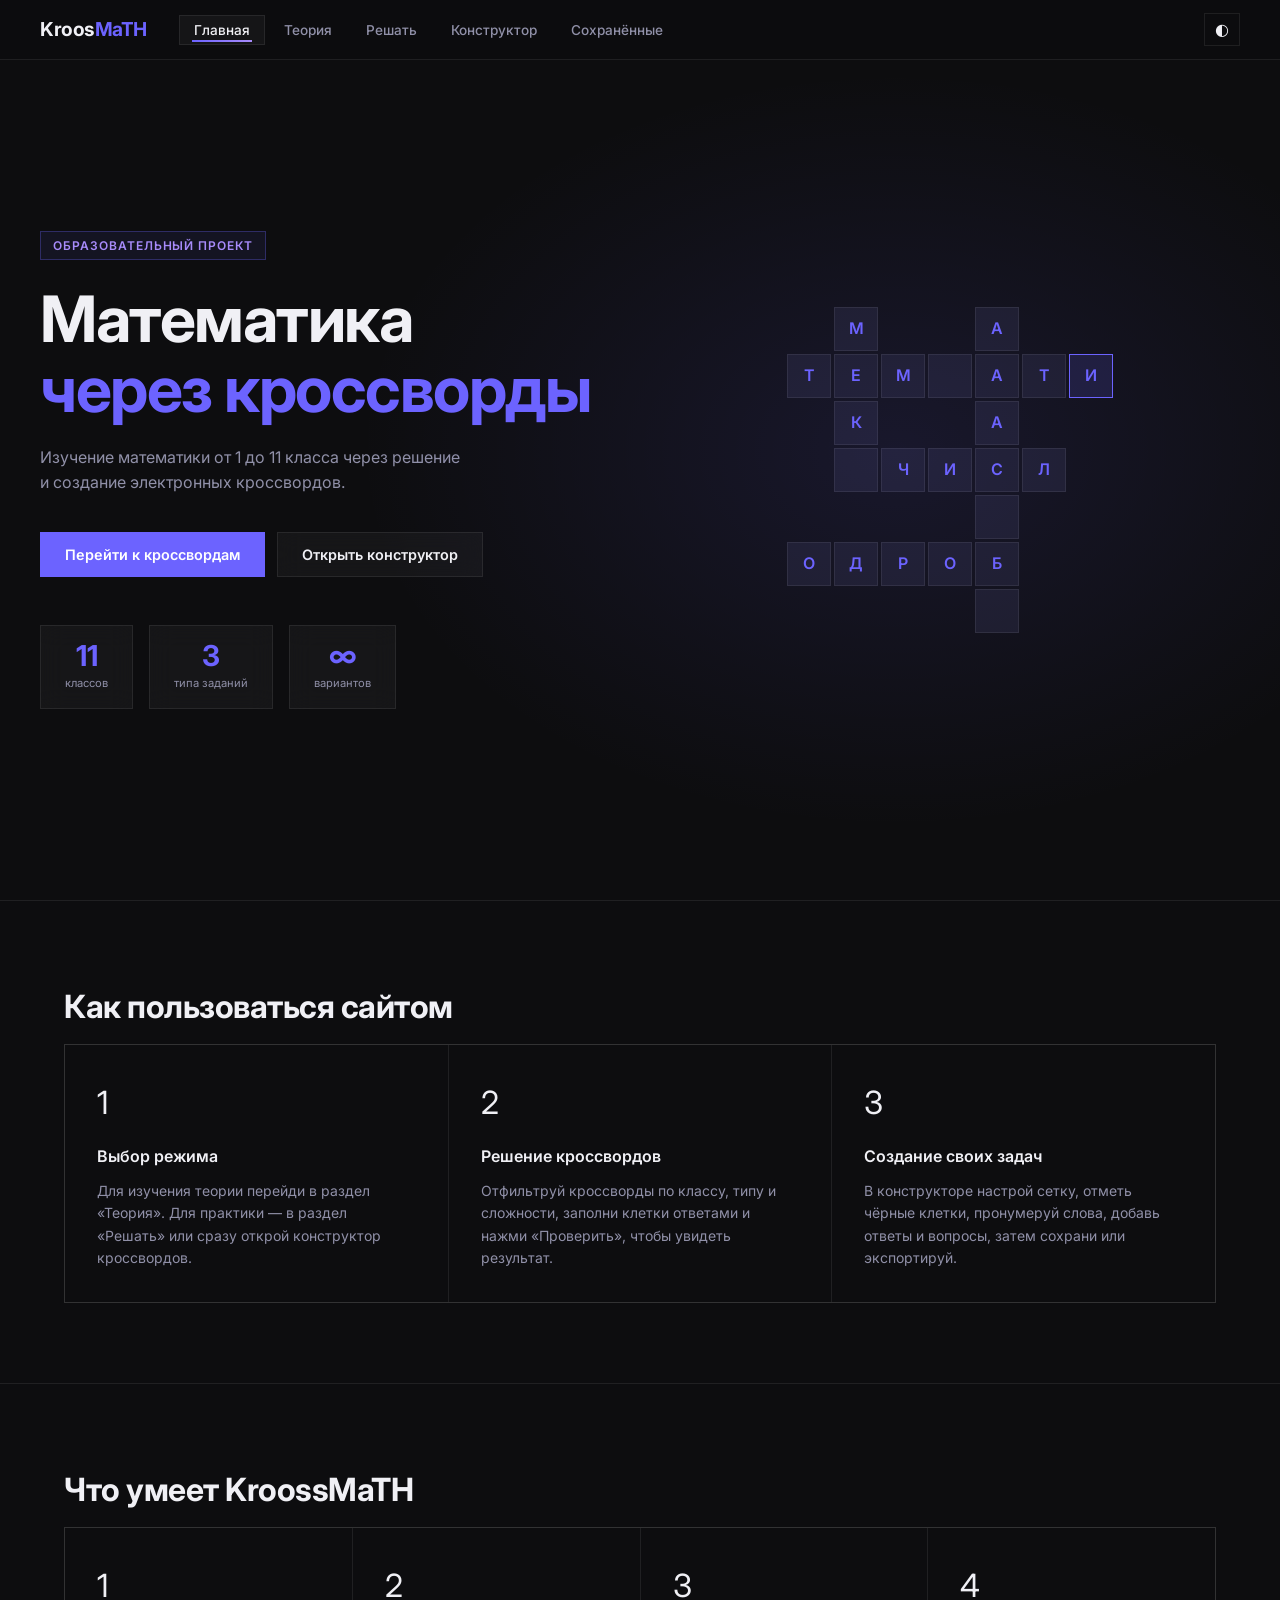
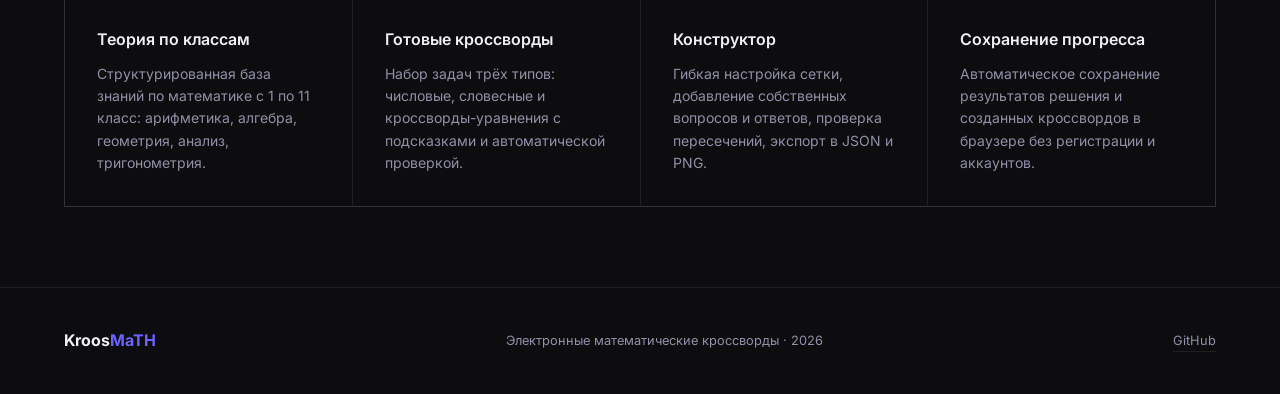
<file: index.html>
<!DOCTYPE html>
<html lang="ru">
<head>
  <meta charset="UTF-8" />
  <meta name="viewport" content="width=device-width, initial-scale=1.0" />
  <title>KroossMaTH — Электронные математические кроссворды</title>
  <link rel="stylesheet" href="style.css" />
  <link rel="stylesheet" href="animations.css" />
  <link rel="preconnect" href="https://fonts.googleapis.com" />
  <link href="https://fonts.googleapis.com/css2?family=Inter:wght@300;400;500;600;700&display=swap" rel="stylesheet" />
</head>
<body>

  <!-- NAV -->
  <nav class="navbar" id="navbar">
    <div class="nav-logo">Kroos<span>MaTH</span></div>
    <ul class="nav-links">
      <li><a href="index.html" class="nav-link active">Главная</a></li>
      <li><a href="theory.html" class="nav-link">Теория</a></li>
      <li><a href="play.html#play" class="nav-link">Решать</a></li>
      <li><a href="play.html#constructor" class="nav-link">Конструктор</a></li>
      <li><a href="play.html#saved" class="nav-link">Сохранённые</a></li>
    </ul>
    <button class="theme-toggle" id="themeToggle" title="Сменить тему">◐</button>
  </nav>

  <!-- HERO -->
  <section class="hero" id="home">
    <div class="hero-bg"></div>
    <div class="hero-content">
      <div class="hero-badge">Образовательный проект</div>
      <h1 class="hero-title">Математика<br /><span>через кроссворды</span></h1>
      <p class="hero-subtitle">Изучение математики от 1 до 11 класса через решение и создание электронных кроссвордов.</p>
      <div class="hero-actions">
        <a href="play.html#play" class="btn btn-primary">Перейти к кроссвордам</a>
        <a href="play.html#constructor" class="btn btn-ghost">Открыть конструктор</a>
      </div>
      <div class="hero-stats">
        <div class="stat-card"><span class="stat-num">11</span><span class="stat-label">классов</span></div>
        <div class="stat-card"><span class="stat-num">3</span><span class="stat-label">типа заданий</span></div>
        <div class="stat-card"><span class="stat-num">∞</span><span class="stat-label">вариантов</span></div>
      </div>
    </div>
    <div class="hero-visual">
      <div class="crossword-preview" id="heroCrossword"></div>
    </div>
  </section>

  <!-- HOWTO -->
  <section class="features" id="howto">
    <div class="container">
      <h2 class="section-title">Как пользоваться сайтом</h2>
      <div class="features-grid">
        <div class="feature-card">
          <div class="feature-icon">1</div>
          <h3>Выбор режима</h3>
          <p>Для изучения теории перейди в раздел «Теория». Для практики — в раздел «Решать» или сразу открой конструктор кроссвордов.</p>
        </div>
        <div class="feature-card">
          <div class="feature-icon">2</div>
          <h3>Решение кроссвордов</h3>
          <p>Отфильтруй кроссворды по классу, типу и сложности, заполни клетки ответами и нажми «Проверить», чтобы увидеть результат.</p>
        </div>
        <div class="feature-card">
          <div class="feature-icon">3</div>
          <h3>Создание своих задач</h3>
          <p>В конструкторе настрой сетку, отметь чёрные клетки, пронумеруй слова, добавь ответы и вопросы, затем сохрани или экспортируй.</p>
        </div>
      </div>
    </div>
  </section>

  <!-- FEATURES (общие преимущества) -->
  <section class="features" id="features">
    <div class="container">
      <h2 class="section-title">Что умеет KroossMaTH</h2>
      <div class="features-grid">
        <div class="feature-card">
          <div class="feature-icon">1</div>
          <h3>Теория по классам</h3>
          <p>Структурированная база знаний по математике с 1 по 11 класс: арифметика, алгебра, геометрия, анализ, тригонометрия.</p>
        </div>
        <div class="feature-card">
          <div class="feature-icon">2</div>
          <h3>Готовые кроссворды</h3>
          <p>Набор задач трёх типов: числовые, словесные и кроссворды-уравнения с подсказками и автоматической проверкой.</p>
        </div>
        <div class="feature-card">
          <div class="feature-icon">3</div>
          <h3>Конструктор</h3>
          <p>Гибкая настройка сетки, добавление собственных вопросов и ответов, проверка пересечений, экспорт в JSON и PNG.</p>
        </div>
        <div class="feature-card">
          <div class="feature-icon">4</div>
          <h3>Сохранение прогресса</h3>
          <p>Автоматическое сохранение результатов решения и созданных кроссвордов в браузере без регистрации и аккаунтов.</p>
        </div>
      </div>
    </div>
  </section>

  <!-- FOOTER -->
  <footer class="footer">
    <div class="container">
      <div class="footer-logo">Kroos<span>MaTH</span></div>
      <p>Электронные математические кроссворды · 2026</p>
      <a href="https://github.com/paranoid-rpm/KroossMaTH" target="_blank">GitHub</a>
    </div>
  </footer>

  <script src="data.js"></script>
  <script src="theory.js"></script>
  <script src="app.js"></script>
  <script src="constructor.js"></script>

</body>
</html>
</file>
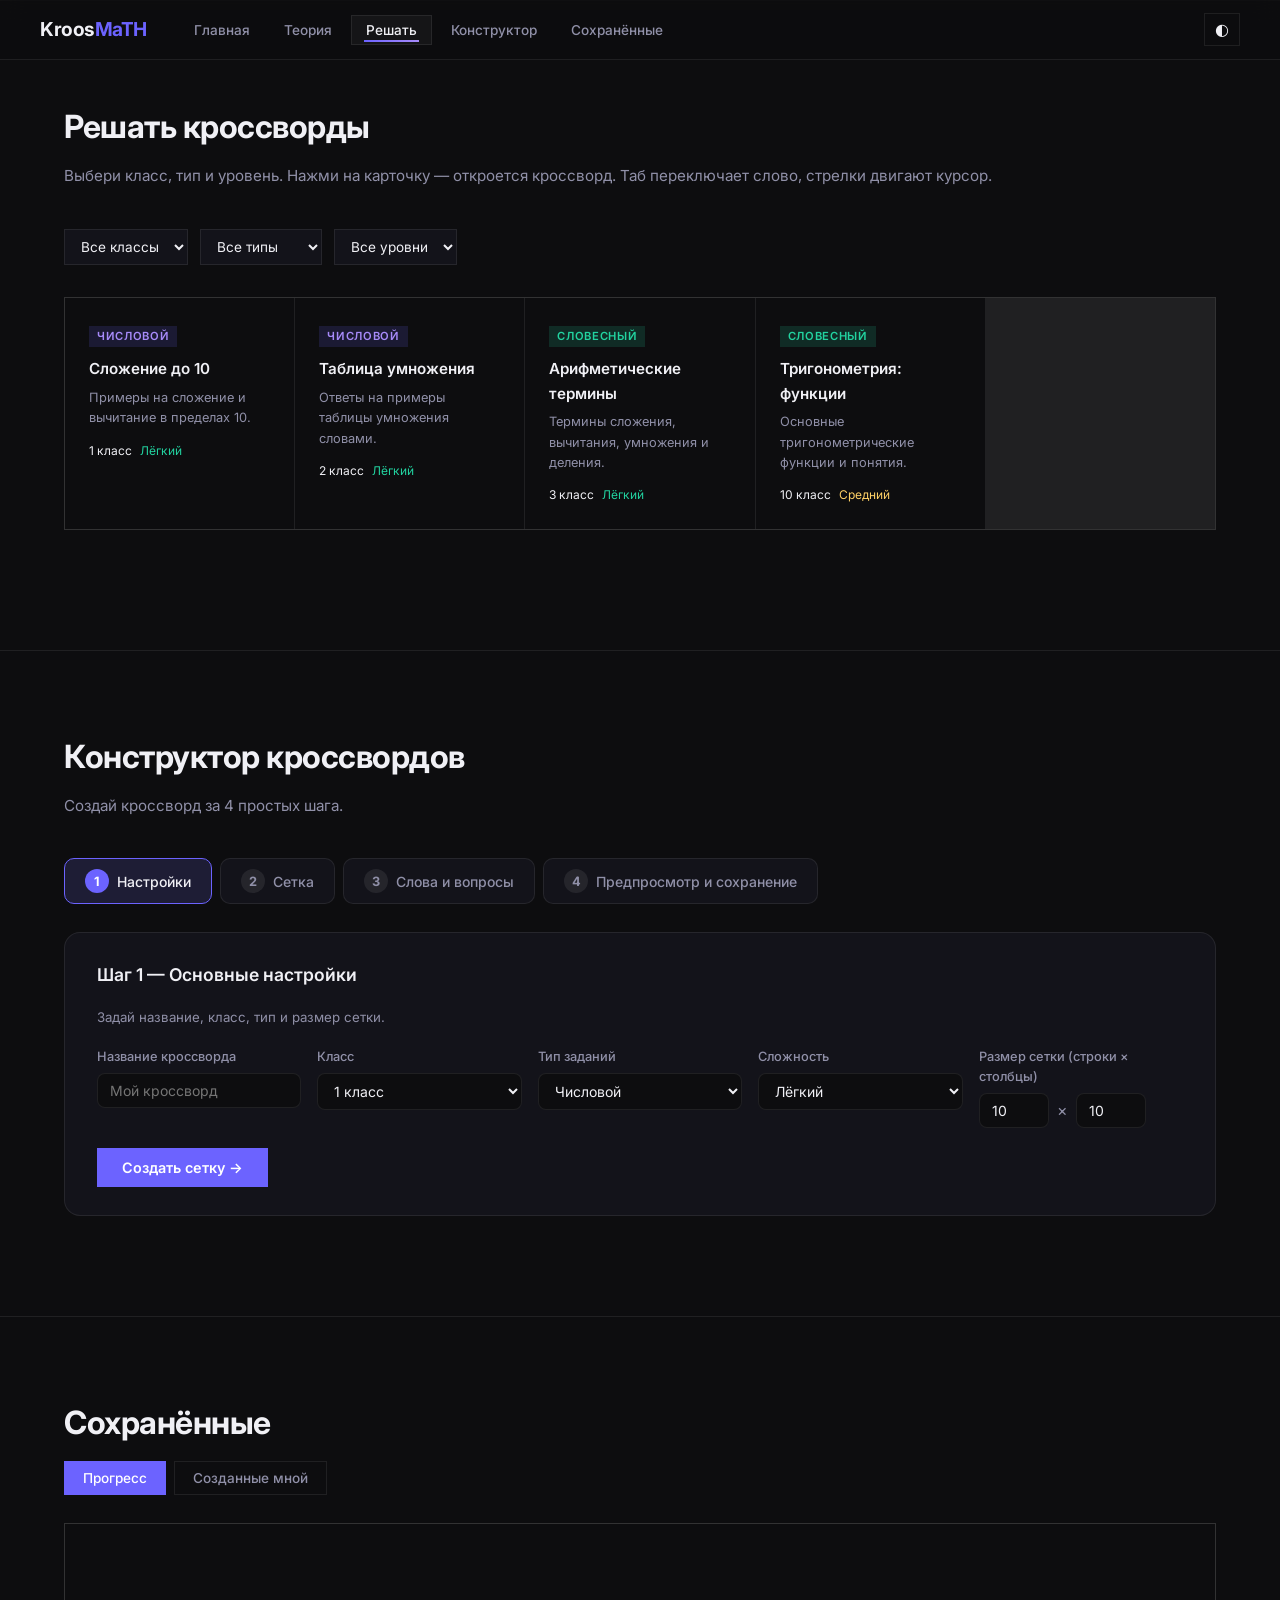
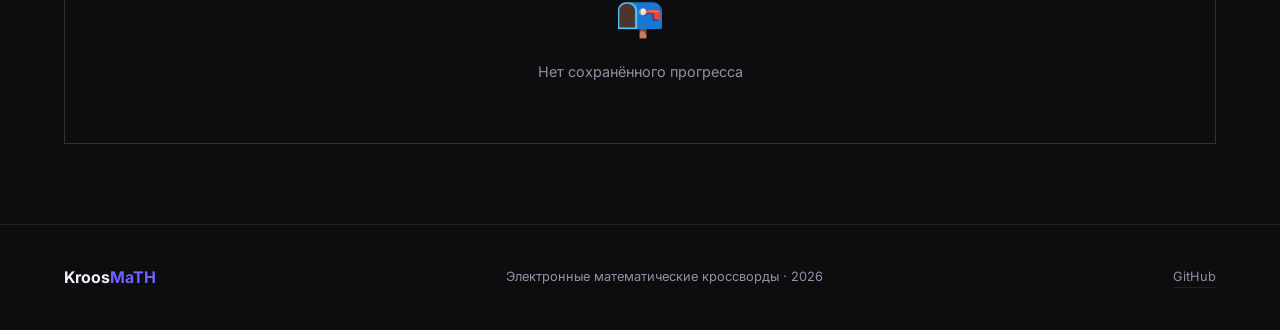
<file: play.html>
<!DOCTYPE html>
<html lang="ru">
<head>
  <meta charset="UTF-8" />
  <meta name="viewport" content="width=device-width, initial-scale=1.0" />
  <title>KroossMaTH — Кроссворды и конструктор</title>
  <link rel="stylesheet" href="style.css" />
  <link rel="stylesheet" href="animations.css" />
  <link rel="preconnect" href="https://fonts.googleapis.com" />
  <link href="https://fonts.googleapis.com/css2?family=Inter:wght@300;400;500;600;700&display=swap" rel="stylesheet" />
  <style>
    /* ===== КОНСТРУКТОР — БЛОЧНЫЙ СТИЛЬ ===== */
    .cons-steps {
      display: flex;
      gap: 8px;
      margin-bottom: 28px;
      flex-wrap: wrap;
    }
    .cons-step-btn {
      display: flex;
      align-items: center;
      gap: 8px;
      padding: 10px 20px;
      border-radius: 10px;
      border: 1.5px solid var(--border);
      background: var(--bg2);
      color: var(--text2);
      font-size: 0.875rem;
      font-weight: 500;
      cursor: pointer;
      transition: all .2s;
      font-family: inherit;
    }
    .cons-step-btn .step-num {
      width: 24px; height: 24px;
      border-radius: 50%;
      background: var(--border);
      color: var(--text2);
      display: flex; align-items: center; justify-content: center;
      font-size: 0.8rem;
      font-weight: 700;
      flex-shrink: 0;
      transition: all .2s;
    }
    .cons-step-btn.active {
      border-color: var(--accent);
      color: var(--text);
      background: color-mix(in srgb, var(--accent) 12%, var(--bg2));
    }
    .cons-step-btn.active .step-num {
      background: var(--accent);
      color: #fff;
    }
    .cons-step-btn.done .step-num {
      background: var(--green);
      color: #fff;
    }
    .cons-step-btn.done {
      border-color: var(--green);
      color: var(--text2);
    }

    /* Блоки шагов */
    .cons-block {
      background: var(--bg2);
      border: 1px solid var(--border);
      border-radius: 16px;
      padding: 28px 32px;
      margin-bottom: 20px;
    }
    .cons-block h3 {
      font-size: 1.1rem;
      font-weight: 600;
      margin-bottom: 18px;
      color: var(--text);
    }
    .cons-block p.cons-hint {
      font-size: 0.83rem;
      color: var(--text2);
      margin-bottom: 18px;
      line-height: 1.6;
    }

    /* Настройки шаг 1 */
    .cons-settings-grid {
      display: grid;
      grid-template-columns: repeat(auto-fill, minmax(200px, 1fr));
      gap: 16px;
      margin-bottom: 20px;
    }
    .cons-field label {
      display: block;
      font-size: 0.8rem;
      color: var(--text2);
      margin-bottom: 6px;
      font-weight: 500;
    }
    .cons-field input,
    .cons-field select {
      width: 100%;
      padding: 8px 12px;
      background: var(--bg);
      border: 1px solid var(--border);
      border-radius: 8px;
      color: var(--text);
      font-family: inherit;
      font-size: 0.875rem;
      box-sizing: border-box;
    }
    .grid-size-row {
      display: flex;
      align-items: center;
      gap: 8px;
    }
    .grid-size-row input { width: 70px; }
    .grid-size-row span { color: var(--text2); }

    /* Пресеты */
    .preset-btns {
      display: flex;
      gap: 8px;
      flex-wrap: wrap;
      margin-bottom: 20px;
    }
    .preset-btn {
      padding: 6px 14px;
      border-radius: 8px;
      border: 1px solid var(--border);
      background: var(--bg);
      color: var(--text2);
      font-size: 0.78rem;
      cursor: pointer;
      font-family: inherit;
      transition: all .15s;
    }
    .preset-btn:hover { border-color: var(--accent); color: var(--accent); }

    /* Кнопки навигации шагов */
    .cons-nav-btns {
      display: flex;
      gap: 10px;
      margin-top: 20px;
      flex-wrap: wrap;
    }

    /* Сетка конструктора */
    .constructor-grid {
      display: inline-grid;
      gap: 2px;
      cursor: crosshair;
      user-select: none;
      margin-top: 12px;
    }
    .cons-cell {
      width: 36px; height: 36px;
      border-radius: 4px;
      background: var(--bg);
      border: 1px solid var(--border);
      display: flex; align-items: center; justify-content: center;
      position: relative;
      cursor: pointer;
      transition: background .1s;
      box-sizing: border-box;
    }
    .cons-cell:hover:not(.black) { background: color-mix(in srgb, var(--accent) 14%, var(--bg)); border-color: var(--accent); }
    .cons-cell.black {
      background: var(--bg3, #1a1a2e);
      border-color: transparent;
      cursor: pointer;
    }
    [data-theme="light"] .cons-cell.black { background: #ccc; }
    .cons-num {
      position: absolute;
      top: 2px; left: 3px;
      font-size: 9px;
      font-weight: 700;
      color: var(--accent);
      line-height: 1;
    }
    .cons-letter {
      font-size: 15px;
      font-weight: 700;
      color: var(--text);
      line-height: 1;
      margin-top: 4px;
    }
    .cons-cell.preview { cursor: default; }

    /* Редактор слов (шаг 3) */
    .clue-group-header {
      font-size: 0.82rem;
      font-weight: 700;
      color: var(--accent);
      text-transform: uppercase;
      letter-spacing: .06em;
      margin: 18px 0 10px;
      padding-bottom: 6px;
      border-bottom: 1px solid var(--border);
    }
    .clue-editor {
      background: var(--bg);
      border: 1px solid var(--border);
      border-radius: 10px;
      padding: 14px 16px;
      margin-bottom: 10px;
      display: flex;
      flex-direction: column;
      gap: 8px;
    }
    .clue-editor-header {
      display: flex;
      align-items: center;
      gap: 8px;
    }
    .clue-num-badge {
      background: var(--accent);
      color: #fff;
      border-radius: 6px;
      padding: 2px 8px;
      font-size: 0.78rem;
      font-weight: 700;
      letter-spacing: .03em;
      flex-shrink: 0;
    }
    .clue-len-hint {
      font-size: 0.78rem;
      color: var(--text2);
    }
    .clue-answer-input,
    .clue-question-input {
      width: 100%;
      padding: 8px 12px;
      background: var(--bg2);
      border: 1px solid var(--border);
      border-radius: 8px;
      color: var(--text);
      font-family: 'Inter', monospace;
      font-size: 0.9rem;
      box-sizing: border-box;
      transition: border-color .15s;
    }
    .clue-answer-input:focus,
    .clue-question-input:focus {
      border-color: var(--accent);
      outline: none;
    }
    .clue-answer-input {
      font-weight: 700;
      letter-spacing: .12em;
      text-transform: uppercase;
    }
    .cons-empty-words {
      padding: 20px;
      color: var(--text2);
      font-size: 0.875rem;
      background: var(--bg);
      border-radius: 10px;
      border: 1px dashed var(--border);
      line-height: 1.7;
    }

    /* Предпросмотр (шаг 4) */
    .cons-preview-layout {
      display: flex;
      gap: 24px;
      flex-wrap: wrap;
      align-items: flex-start;
    }
    .preview-clue {
      font-size: 0.83rem;
      color: var(--text2);
      padding: 4px 0;
      line-height: 1.5;
    }
    .preview-clue b { color: var(--accent); }
    .cons-export-btns {
      display: flex;
      gap: 10px;
      flex-wrap: wrap;
      margin-top: 24px;
      padding-top: 20px;
      border-top: 1px solid var(--border);
    }

    /* Баннер результата игры */
    .result-banner {
      margin-top: 16px;
      padding: 14px 20px;
      border-radius: 12px;
      font-size: 0.95rem;
      font-weight: 500;
      border: 1.5px solid var(--border);
    }
    .result-success { border-color: var(--green); color: var(--green); background: color-mix(in srgb, var(--green) 8%, transparent); }
    .result-warn    { border-color: var(--yellow); color: var(--yellow); background: color-mix(in srgb, var(--yellow) 8%, transparent); }
    .result-error   { border-color: var(--red);    color: var(--red);    background: color-mix(in srgb, var(--red) 8%, transparent); }

    /* Активная ячейка игрового кроссворда */
    .grid-cell.highlighted input { background: color-mix(in srgb, var(--accent) 18%, var(--bg2)); }
    .grid-cell.active-cell input { background: color-mix(in srgb, var(--accent) 38%, var(--bg2)); border-color: var(--accent); }
  </style>
</head>
<body>

  <nav class="navbar" id="navbar">
    <div class="nav-logo">Kroos<span>MaTH</span></div>
    <ul class="nav-links">
      <li><a href="index.html" class="nav-link">Главная</a></li>
      <li><a href="theory.html" class="nav-link">Теория</a></li>
      <li><a href="play.html#play" class="nav-link active">Решать</a></li>
      <li><a href="play.html#constructor" class="nav-link">Конструктор</a></li>
      <li><a href="play.html#saved" class="nav-link">Сохранённые</a></li>
    </ul>
    <button class="theme-toggle" id="themeToggle" title="Сменить тему">◐</button>
  </nav>

  <!-- PLAY -->
  <section class="play-section" id="play" style="padding-top:100px">
    <div class="container">
      <h2 class="section-title">Решать кроссворды</h2>
      <p class="section-subtitle">Выбери класс, тип и уровень. Нажми на карточку — откроется кроссворд. Таб переключает слово, стрелки двигают курсор.</p>
      <div class="play-filters">
        <select id="playClass"><option value="">Все классы</option></select>
        <select id="playType">
          <option value="">Все типы</option>
          <option value="numeric">Числовой</option>
          <option value="word">Словесный</option>
          <option value="equation">Уравнения</option>
        </select>
        <select id="playDiff">
          <option value="">Все уровни</option>
          <option value="easy">Лёгкий</option>
          <option value="medium">Средний</option>
          <option value="hard">Сложный</option>
        </select>
      </div>
      <div class="crosswords-grid" id="crosswordsGrid"></div>
      <div class="game-area" id="gameArea" style="display:none">
        <div class="game-header">
          <button class="btn btn-ghost" id="backBtn">← К списку</button>
          <h3 id="gameTitle"></h3>
          <div class="game-actions">
            <button class="btn btn-ghost" id="checkBtn">✔ Проверить</button>
            <button class="btn btn-ghost" id="hintBtn">💡 Подсказка</button>
            <button class="btn btn-ghost" id="resetBtn">↺ Сброс</button>
          </div>
        </div>
        <div class="game-layout">
          <div class="crossword-grid" id="crosswordGrid"></div>
          <div class="clues-panel">
            <div class="clues-col">
              <h4>→ По горизонтали</h4>
              <div id="cluesAcross"></div>
            </div>
            <div class="clues-col">
              <h4>↓ По вертикали</h4>
              <div id="cluesDown"></div>
            </div>
          </div>
        </div>
        <div class="result-banner" id="resultBanner" style="display:none"></div>
      </div>
    </div>
  </section>

  <!-- CONSTRUCTOR -->
  <section class="constructor-section" id="constructor">
    <div class="container">
      <h2 class="section-title">Конструктор кроссвордов</h2>
      <p class="section-subtitle">Создай кроссворд за 4 простых шага.</p>

      <!-- ПРОГРЕСС ШАГОВ -->
      <div class="cons-steps">
        <button class="cons-step-btn active" id="consStep1Btn">
          <span class="step-num">1</span> Настройки
        </button>
        <button class="cons-step-btn" id="consStep2Btn">
          <span class="step-num">2</span> Сетка
        </button>
        <button class="cons-step-btn" id="consStep3Btn">
          <span class="step-num">3</span> Слова и вопросы
        </button>
        <button class="cons-step-btn" id="consStep4Btn">
          <span class="step-num">4</span> Предпросмотр и сохранение
        </button>
      </div>

      <!-- ШАГ 1 — НАСТРОЙКИ -->
      <div class="cons-block" id="consBlock1">
        <h3>Шаг 1 — Основные настройки</h3>
        <p class="cons-hint">Задай название, класс, тип и размер сетки.</p>
        <div class="cons-settings-grid">
          <div class="cons-field">
            <label>Название кроссворда</label>
            <input type="text" id="cwName" placeholder="Мой кроссворд" />
          </div>
          <div class="cons-field">
            <label>Класс</label>
            <select id="cwClass"></select>
          </div>
          <div class="cons-field">
            <label>Тип заданий</label>
            <select id="cwType">
              <option value="numeric">Числовой</option>
              <option value="word">Словесный</option>
              <option value="equation">Уравнения</option>
            </select>
          </div>
          <div class="cons-field">
            <label>Сложность</label>
            <select id="cwDiff">
              <option value="easy">Лёгкий</option>
              <option value="medium">Средний</option>
              <option value="hard">Сложный</option>
            </select>
          </div>
          <div class="cons-field">
            <label>Размер сетки (строки × столбцы)</label>
            <div class="grid-size-row">
              <input type="number" id="cwRows" value="10" min="4" max="20" />
              <span>×</span>
              <input type="number" id="cwCols" value="10" min="4" max="20" />
            </div>
          </div>
        </div>
        <div class="cons-nav-btns">
          <button class="btn btn-primary" id="generateGridBtn">Создать сетку →</button>
        </div>
      </div>

      <!-- ШАГ 2 — СЕТКА -->
      <div class="cons-block" id="consBlock2" style="display:none">
        <h3>Шаг 2 — Нарисуй сетку</h3>
        <p class="cons-hint">
          Кликни по клетке — она станет чёрной. Кликни снова — вернётся белой.<br>
          Зажми мышь и веди — закрашивай несколько клеток сразу.<br>
          Белые клетки, стоящие в ряд ≥ 2, автоматически станут словами на следующем шаге.
        </p>
        <div class="preset-btns">
          <span style="font-size:0.78rem;color:var(--text2);align-self:center">Шаблоны:</span>
          <button class="preset-btn" data-grid-preset="plus">Крест</button>
          <button class="preset-btn" data-grid-preset="checker">Шахматный</button>
          <button class="preset-btn" data-grid-preset="frame">Рамка</button>
        </div>
        <div class="constructor-grid" id="constructorGrid"></div>
        <div class="cons-nav-btns">
          <button class="btn btn-ghost" id="consStep1Btn2" onclick="document.getElementById('consStep1Btn').click()">← Назад</button>
          <button class="btn btn-primary" id="consToStep3Btn">Далее: добавить слова →</button>
        </div>
      </div>

      <!-- ШАГ 3 — СЛОВА И ВОПРОСЫ -->
      <div class="cons-block" id="consBlock3" style="display:none">
        <h3>Шаг 3 — Заполни ответы и вопросы</h3>
        <p class="cons-hint">
          Слова определяются автоматически по сетке. Для каждого введи ответ (все буквы без пробелов) и вопрос/задание.
          Убедись, что пересекающиеся слова содержат одинаковые буквы на пересечениях.
        </p>
        <div id="cluesList"></div>
        <div class="cons-nav-btns">
          <button class="btn btn-ghost" id="consBackStep2Btn">← Изменить сетку</button>
          <button class="btn btn-primary" id="consToStep4Btn">Предпросмотр →</button>
        </div>
      </div>

      <!-- ШАГ 4 — ПРЕДПРОСМОТР И СОХРАНЕНИЕ -->
      <div class="cons-block" id="consBlock4" style="display:none">
        <h3>Шаг 4 — Предпросмотр и сохранение</h3>
        <p class="cons-hint">Проверь как выглядит кроссворд с буквами, затем сохрани или экспортируй.</p>
        <div class="cons-preview-layout">
          <div>
            <div class="constructor-grid" id="consPreviewGrid"></div>
          </div>
          <div style="flex:1;min-width:200px;max-height:400px;overflow-y:auto">
            <div id="consPreviewClues"></div>
          </div>
        </div>
        <div class="cons-export-btns">
          <button class="btn btn-ghost" id="consBackStep3Btn">← Изменить слова</button>
          <button class="btn btn-primary" id="saveCwBtn">💾 Сохранить кроссворд</button>
          <button class="btn btn-ghost" id="exportJsonBtn">📄 Скачать JSON</button>
          <button class="btn btn-ghost" id="exportPngBtn">🖼️ Скачать PNG</button>
        </div>
      </div>

    </div>
  </section>

  <!-- SAVED -->
  <section class="saved-section" id="saved">
    <div class="container">
      <h2 class="section-title">Сохранённые</h2>
      <div class="saved-tabs">
        <button class="tab-btn active" data-saved="progress">Прогресс</button>
        <button class="tab-btn" data-saved="created">Созданные мной</button>
      </div>
      <div class="saved-grid" id="savedGrid"></div>
    </div>
  </section>

  <footer class="footer">
    <div class="container">
      <div class="footer-logo">Kroos<span>MaTH</span></div>
      <p>Электронные математические кроссворды · 2026</p>
      <a href="https://github.com/paranoid-rpm/KroossMaTH" target="_blank">GitHub</a>
    </div>
  </footer>

  <script src="data.js"></script>
  <script src="theory.js"></script>
  <script src="app.js"></script>
  <script src="constructor.js"></script>

</body>
</html>
</file>
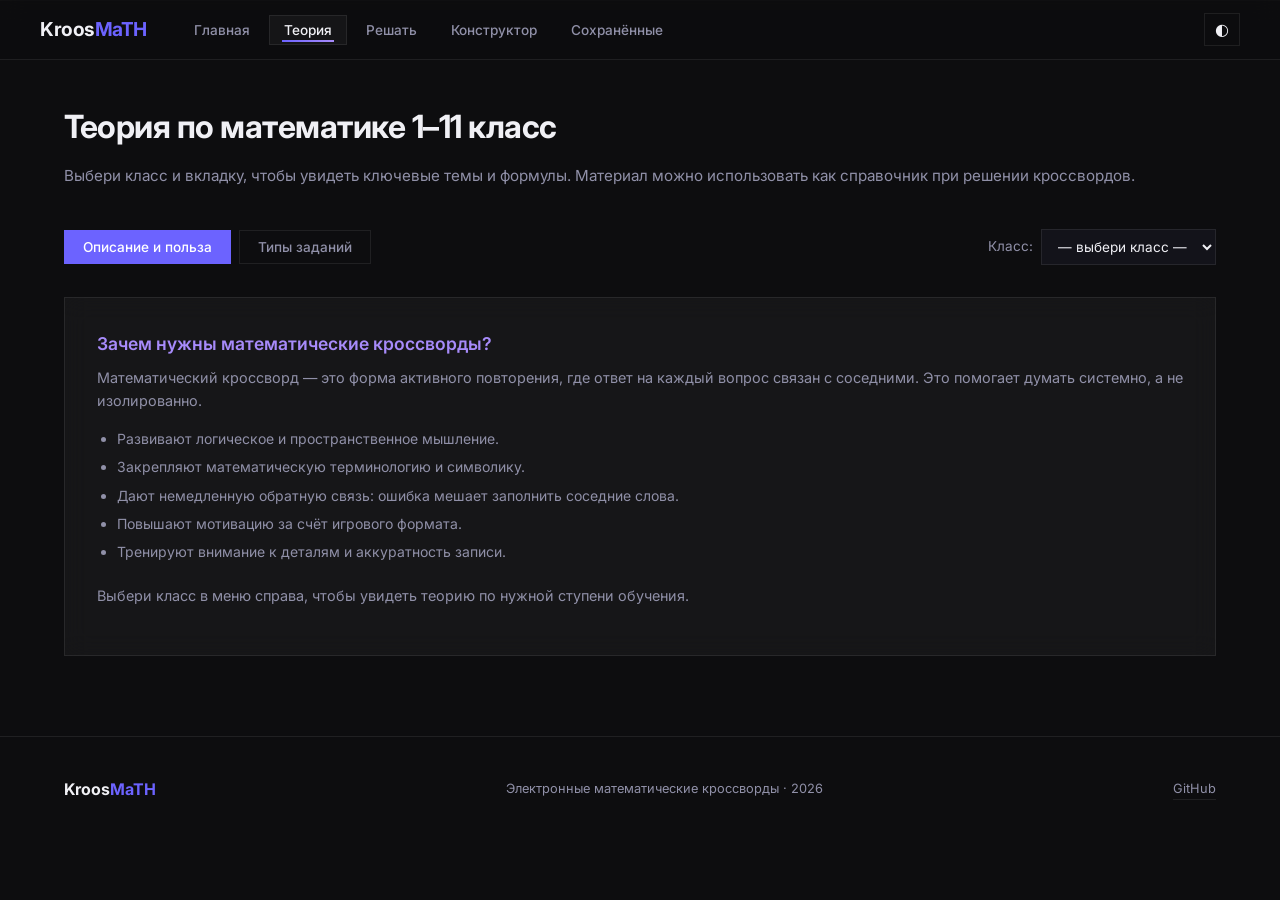
<file: theory.html>
<!DOCTYPE html>
<html lang="ru">
<head>
  <meta charset="UTF-8" />
  <meta name="viewport" content="width=device-width, initial-scale=1.0" />
  <title>KroossMaTH — Теория математики</title>
  <link rel="stylesheet" href="style.css" />
  <link rel="stylesheet" href="animations.css" />
  <link rel="preconnect" href="https://fonts.googleapis.com" />
  <link href="https://fonts.googleapis.com/css2?family=Inter:wght@300;400;500;600;700&display=swap" rel="stylesheet" />
</head>
<body>

  <nav class="navbar" id="navbar">
    <div class="nav-logo">Kroos<span>MaTH</span></div>
    <ul class="nav-links">
      <li><a href="index.html" class="nav-link">Главная</a></li>
      <li><a href="theory.html" class="nav-link active">Теория</a></li>
      <li><a href="play.html#play" class="nav-link">Решать</a></li>
      <li><a href="play.html#constructor" class="nav-link">Конструктор</a></li>
      <li><a href="play.html#saved" class="nav-link">Сохранённые</a></li>
    </ul>
    <button class="theme-toggle" id="themeToggle" title="Сменить тему">◐</button>
  </nav>

  <section class="theory-section" id="theory" style="padding-top:100px">
    <div class="container">
      <h2 class="section-title">Теория по математике 1–11 класс</h2>
      <p class="section-subtitle">Выбери класс и вкладку, чтобы увидеть ключевые темы и формулы. Материал можно использовать как справочник при решении кроссвордов.</p>
      <div class="theory-tabs">
        <button class="tab-btn active" data-tab="why">Описание и польза</button>
        <button class="tab-btn" data-tab="types">Типы заданий</button>
        <div class="class-selector">
          <label>Класс:</label>
          <select id="classSelect">
            <option value="">— выбери класс —</option>
          </select>
        </div>
      </div>
      <div class="theory-content" id="theoryContent"></div>
    </div>
  </section>

  <footer class="footer">
    <div class="container">
      <div class="footer-logo">Kroos<span>MaTH</span></div>
      <p>Электронные математические кроссворды · 2026</p>
      <a href="https://github.com/paranoid-rpm/KroossMaTH" target="_blank">GitHub</a>
    </div>
  </footer>

  <script src="data.js"></script>
  <script src="theory.js"></script>
  <script src="app.js"></script>
  <script src="constructor.js"></script>

</body>
</html>
</file>
<file: style.css>
:root {
  --bg: #0d0d0f;
  --bg2: #13131a;
  --bg3: #1a1a24;
  --border: rgba(255,255,255,0.08);
  --blur-bg: rgba(255,255,255,0.04);
  --text: #f0f0f5;
  --text2: #9090a8;
  --accent: #6c63ff;
  --accent2: #a78bfa;
  --green: #22d3a0;
  --red: #ff5a5a;
  --yellow: #ffd166;
  --radius: 0px;
  --radius-sm: 0px;
  --blur: blur(12px);
  --transition: 0.2s ease;
}

[data-theme="light"] {
  --bg: #f4f4f8;
  --bg2: #ffffff;
  --bg3: #ececf4;
  --border: rgba(0,0,0,0.08);
  --blur-bg: rgba(255,255,255,0.6);
  --text: #111118;
  --text2: #55556a;
}

* { margin: 0; padding: 0; box-sizing: border-box; }

html { scroll-behavior: smooth; }

body {
  font-family: 'Inter', sans-serif;
  background: var(--bg);
  color: var(--text);
  line-height: 1.6;
  overflow-x: hidden;
}

a { color: inherit; text-decoration: none; }

.container { max-width: 1200px; margin: 0 auto; padding: 0 24px; }

/* ─── NAVBAR ─── */
.navbar {
  position: fixed;
  top: 0; left: 0; right: 0;
  z-index: 100;
  display: flex;
  align-items: center;
  gap: 32px;
  padding: 0 40px;
  height: 60px;
  background: rgba(13,13,15,0.7);
  backdrop-filter: var(--blur);
  border-bottom: 1px solid var(--border);
}

[data-theme="light"] .navbar { background: rgba(244,244,248,0.7); }

.nav-logo {
  font-size: 1.2rem;
  font-weight: 700;
  letter-spacing: -0.5px;
  white-space: nowrap;
}
.nav-logo span { color: var(--accent); }

.nav-links {
  display: flex;
  list-style: none;
  gap: 4px;
  flex: 1;
}

.nav-link {
  padding: 6px 14px;
  font-size: 0.85rem;
  font-weight: 500;
  color: var(--text2);
  border: 1px solid transparent;
  transition: var(--transition);
}
.nav-link:hover, .nav-link.active {
  color: var(--text);
  border-color: var(--border);
  background: var(--blur-bg);
  backdrop-filter: var(--blur);
}

.theme-toggle {
  background: none;
  border: 1px solid var(--border);
  color: var(--text);
  cursor: pointer;
  padding: 6px 10px;
  font-size: 1rem;
  transition: var(--transition);
}
.theme-toggle:hover { border-color: var(--accent); }

/* ─── HERO ─── */
.hero {
  min-height: 100vh;
  display: flex;
  align-items: center;
  gap: 60px;
  padding: 100px 40px 60px;
  position: relative;
  overflow: hidden;
}

.hero-bg {
  position: absolute;
  inset: 0;
  background: radial-gradient(ellipse 60% 60% at 70% 50%, rgba(108,99,255,0.12) 0%, transparent 70%);
  pointer-events: none;
}

.hero-content { flex: 1; max-width: 560px; }

.hero-badge {
  display: inline-block;
  padding: 4px 12px;
  font-size: 0.75rem;
  font-weight: 600;
  letter-spacing: 0.08em;
  text-transform: uppercase;
  color: var(--accent2);
  border: 1px solid rgba(108,99,255,0.3);
  background: rgba(108,99,255,0.08);
  margin-bottom: 24px;
}

.hero-title {
  font-size: clamp(2.4rem, 5vw, 4rem);
  font-weight: 700;
  line-height: 1.1;
  letter-spacing: -1.5px;
  margin-bottom: 20px;
}
.hero-title span { color: var(--accent); }

.hero-subtitle {
  font-size: 1rem;
  color: var(--text2);
  margin-bottom: 36px;
  max-width: 420px;
}

.hero-actions { display: flex; gap: 12px; margin-bottom: 48px; flex-wrap: wrap; }

.btn {
  padding: 10px 24px;
  font-size: 0.9rem;
  font-weight: 600;
  cursor: pointer;
  border: 1px solid transparent;
  transition: var(--transition);
  font-family: inherit;
  display: inline-block;
}
.btn-primary {
  background: var(--accent);
  color: #fff;
  border-color: var(--accent);
}
.btn-primary:hover { background: var(--accent2); border-color: var(--accent2); }
.btn-ghost {
  background: var(--blur-bg);
  backdrop-filter: var(--blur);
  color: var(--text);
  border-color: var(--border);
}
.btn-ghost:hover { border-color: var(--accent); color: var(--accent); }

.hero-stats { display: flex; gap: 16px; }

.stat-card {
  display: flex;
  flex-direction: column;
  align-items: center;
  padding: 16px 24px;
  background: var(--blur-bg);
  backdrop-filter: var(--blur);
  border: 1px solid var(--border);
  min-width: 80px;
}
.stat-num { font-size: 1.8rem; font-weight: 700; color: var(--accent); line-height: 1; }
.stat-label { font-size: 0.7rem; color: var(--text2); margin-top: 4px; text-align: center; }

/* ─── HERO VISUAL ─── */
.hero-visual {
  flex: 1;
  display: flex;
  justify-content: center;
  align-items: center;
  min-height: 320px;
}

.crossword-preview {
  display: grid;
  grid-template-columns: repeat(7, 44px);
  grid-template-rows: repeat(7, 44px);
  gap: 3px;
}

.prev-cell {
  background: var(--bg3);
  border: 1px solid var(--border);
  display: flex;
  align-items: center;
  justify-content: center;
  font-size: 1rem;
  font-weight: 600;
  color: var(--accent);
  transition: var(--transition);
}
.prev-cell.black { background: var(--bg); border-color: transparent; }
.prev-cell.active { background: rgba(108,99,255,0.15); border-color: var(--accent); }

/* ─── SECTIONS ─── */
section:not(.hero) {
  padding: 80px 0;
  border-top: 1px solid var(--border);
}

.section-title {
  font-size: 2rem;
  font-weight: 700;
  letter-spacing: -0.5px;
  margin-bottom: 12px;
}
.section-subtitle {
  color: var(--text2);
  margin-bottom: 40px;
  font-size: 0.95rem;
}

/* ─── FEATURES ─── */
.features-grid {
  display: grid;
  grid-template-columns: repeat(auto-fit, minmax(240px, 1fr));
  gap: 1px;
  background: var(--border);
  border: 1px solid var(--border);
}

.feature-card {
  padding: 32px;
  background: var(--bg);
  transition: var(--transition);
}
.feature-card:hover { background: var(--bg3); }
.feature-icon { font-size: 2rem; margin-bottom: 16px; }
.feature-card h3 { font-size: 1rem; font-weight: 600; margin-bottom: 10px; }
.feature-card p { font-size: 0.875rem; color: var(--text2); line-height: 1.6; }

/* ─── THEORY ─── */
.theory-tabs {
  display: flex;
  align-items: center;
  gap: 8px;
  margin-bottom: 32px;
  flex-wrap: wrap;
}

.tab-btn {
  padding: 8px 18px;
  font-size: 0.85rem;
  font-weight: 500;
  font-family: inherit;
  background: none;
  border: 1px solid var(--border);
  color: var(--text2);
  cursor: pointer;
  transition: var(--transition);
}
.tab-btn:hover, .tab-btn.active {
  background: var(--accent);
  border-color: var(--accent);
  color: #fff;
}

.class-selector {
  display: flex;
  align-items: center;
  gap: 8px;
  margin-left: auto;
  font-size: 0.85rem;
  color: var(--text2);
}

select, input[type="text"], input[type="number"] {
  background: var(--bg2);
  border: 1px solid var(--border);
  color: var(--text);
  padding: 8px 12px;
  font-family: inherit;
  font-size: 0.85rem;
  outline: none;
  transition: var(--transition);
}
select:focus, input:focus { border-color: var(--accent); }

.theory-content {
  background: var(--blur-bg);
  backdrop-filter: var(--blur);
  border: 1px solid var(--border);
  padding: 32px;
  min-height: 200px;
}

.theory-block h3 { font-size: 1.1rem; font-weight: 600; margin-bottom: 8px; color: var(--accent2); }
.theory-block p { font-size: 0.9rem; color: var(--text2); margin-bottom: 16px; }
.theory-block ul { padding-left: 20px; }
.theory-block ul li { font-size: 0.875rem; color: var(--text2); margin-bottom: 6px; }
.theory-block .formula {
  font-family: monospace;
  background: var(--bg3);
  border: 1px solid var(--border);
  padding: 12px 16px;
  margin: 12px 0;
  font-size: 0.95rem;
  color: var(--accent);
  letter-spacing: 0.05em;
}

/* ─── PLAY ─── */
.play-filters {
  display: flex;
  gap: 12px;
  margin-bottom: 32px;
  flex-wrap: wrap;
}

.crosswords-grid {
  display: grid;
  grid-template-columns: repeat(auto-fill, minmax(220px, 1fr));
  gap: 1px;
  background: var(--border);
  border: 1px solid var(--border);
  margin-bottom: 40px;
}

.cw-card {
  padding: 24px;
  background: var(--bg);
  cursor: pointer;
  transition: var(--transition);
  position: relative;
}
.cw-card:hover { background: var(--bg3); }
.cw-card-badge {
  display: inline-block;
  font-size: 0.7rem;
  font-weight: 600;
  padding: 2px 8px;
  margin-bottom: 10px;
  text-transform: uppercase;
  letter-spacing: 0.06em;
}
.badge-numeric { background: rgba(108,99,255,0.15); color: var(--accent2); }
.badge-word { background: rgba(34,211,160,0.15); color: var(--green); }
.badge-equation { background: rgba(255,209,102,0.12); color: var(--yellow); }
.badge-easy { color: var(--green); }
.badge-medium { color: var(--yellow); }
.badge-hard { color: var(--red); }

.cw-card h4 { font-size: 0.95rem; font-weight: 600; margin-bottom: 6px; }
.cw-card p { font-size: 0.8rem; color: var(--text2); }
.cw-card-meta { display: flex; gap: 8px; margin-top: 12px; font-size: 0.75rem; }
.cw-card-progress {
  position: absolute;
  bottom: 0; left: 0;
  height: 2px;
  background: var(--accent);
  transition: width 0.3s;
}

/* ─── GAME AREA ─── */
.game-header {
  display: flex;
  align-items: center;
  gap: 16px;
  margin-bottom: 24px;
  flex-wrap: wrap;
}
.game-header h3 { flex: 1; font-size: 1.1rem; }
.game-actions { display: flex; gap: 8px; }

.game-layout {
  display: flex;
  gap: 32px;
  align-items: flex-start;
  flex-wrap: wrap;
}

.crossword-grid {
  display: grid;
  gap: 2px;
  flex-shrink: 0;
}

.grid-cell {
  width: 40px;
  height: 40px;
  background: var(--bg3);
  backdrop-filter: var(--blur);
  border: 1px solid var(--border);
  display: flex;
  align-items: center;
  justify-content: center;
  position: relative;
  transition: var(--transition);
  cursor: text;
}
.grid-cell.black { background: var(--bg); border-color: transparent; cursor: default; }
.grid-cell.active { border-color: var(--accent); background: rgba(108,99,255,0.12); }
.grid-cell.correct { border-color: var(--green); background: rgba(34,211,160,0.1); }
.grid-cell.wrong { border-color: var(--red); background: rgba(255,90,90,0.1); }
.grid-cell.highlighted { background: rgba(108,99,255,0.06); }

.grid-cell input {
  width: 100%;
  height: 100%;
  background: none;
  border: none;
  text-align: center;
  font-size: 1rem;
  font-weight: 600;
  color: var(--text);
  font-family: inherit;
  text-transform: uppercase;
  padding: 0;
}

.cell-number {
  position: absolute;
  top: 2px; left: 3px;
  font-size: 0.55rem;
  color: var(--text2);
  pointer-events: none;
  line-height: 1;
}

.clues-panel {
  flex: 1;
  display: flex;
  gap: 24px;
  min-width: 260px;
}
.clues-col { flex: 1; }
.clues-col h4 { font-size: 0.85rem; font-weight: 600; color: var(--text2); margin-bottom: 12px; text-transform: uppercase; letter-spacing: 0.06em; }

.clue-item {
  padding: 8px 12px;
  font-size: 0.82rem;
  border-left: 2px solid var(--border);
  margin-bottom: 4px;
  cursor: pointer;
  transition: var(--transition);
  color: var(--text2);
}
.clue-item:hover, .clue-item.active { border-left-color: var(--accent); color: var(--text); }
.clue-item span { font-weight: 600; color: var(--accent); margin-right: 6px; }

.result-banner {
  margin-top: 24px;
  padding: 20px 24px;
  background: var(--blur-bg);
  backdrop-filter: var(--blur);
  border: 1px solid var(--border);
  font-size: 1.1rem;
  font-weight: 600;
  text-align: center;
}

/* ─── CONSTRUCTOR ─── */
.constructor-layout {
  display: grid;
  grid-template-columns: 240px 1fr 280px;
  gap: 24px;
  align-items: start;
}

.constructor-settings {
  background: var(--blur-bg);
  backdrop-filter: var(--blur);
  border: 1px solid var(--border);
  padding: 24px;
}
.constructor-settings h3 { font-size: 0.9rem; font-weight: 600; margin-bottom: 20px; text-transform: uppercase; letter-spacing: 0.06em; color: var(--text2); }

.setting-group { margin-bottom: 16px; }
.setting-group label { display: block; font-size: 0.8rem; color: var(--text2); margin-bottom: 6px; }
.setting-group select, .setting-group input { width: 100%; }

.grid-size-inputs { display: flex; align-items: center; gap: 8px; }
.grid-size-inputs input { flex: 1; }
.grid-size-inputs span { color: var(--text2); }

.constructor-grid-area {
  background: var(--blur-bg);
  backdrop-filter: var(--blur);
  border: 1px solid var(--border);
  padding: 16px;
}

.constructor-toolbar {
  display: flex;
  gap: 4px;
  margin-bottom: 12px;
}
.tool-btn {
  padding: 6px 14px;
  font-size: 0.82rem;
  font-family: inherit;
  background: none;
  border: 1px solid var(--border);
  color: var(--text2);
  cursor: pointer;
  transition: var(--transition);
}
.tool-btn.active, .tool-btn:hover {
  background: var(--accent);
  border-color: var(--accent);
  color: #fff;
}

.constructor-grid { display: grid; gap: 2px; }

.cons-cell {
  width: 34px;
  height: 34px;
  background: var(--bg3);
  border: 1px solid var(--border);
  cursor: pointer;
  display: flex;
  align-items: center;
  justify-content: center;
  font-size: 0.6rem;
  color: var(--text2);
  position: relative;
  transition: var(--transition);
}
.cons-cell.black { background: var(--bg); border-color: transparent; }
.cons-cell:hover { border-color: var(--accent); }

.constructor-clues {
  background: var(--blur-bg);
  backdrop-filter: var(--blur);
  border: 1px solid var(--border);
  padding: 24px;
}
.constructor-clues h3 { font-size: 0.9rem; font-weight: 600; margin-bottom: 20px; text-transform: uppercase; letter-spacing: 0.06em; color: var(--text2); }

.clue-editor {
  margin-bottom: 12px;
}
.clue-editor label { font-size: 0.78rem; color: var(--text2); display: block; margin-bottom: 4px; }
.clue-editor input { width: 100%; margin-bottom: 4px; }

.constructor-export {
  display: flex;
  flex-direction: column;
  gap: 8px;
  margin-top: 24px;
  padding-top: 20px;
  border-top: 1px solid var(--border);
}

/* ─── SAVED ─── */
.saved-tabs { display: flex; gap: 8px; margin-bottom: 28px; }
.saved-grid {
  display: grid;
  grid-template-columns: repeat(auto-fill, minmax(220px, 1fr));
  gap: 1px;
  background: var(--border);
  border: 1px solid var(--border);
}

.saved-card {
  padding: 20px;
  background: var(--bg);
  cursor: pointer;
  transition: var(--transition);
}
.saved-card:hover { background: var(--bg3); }
.saved-card h4 { font-size: 0.9rem; font-weight: 600; margin-bottom: 6px; }
.saved-card p { font-size: 0.78rem; color: var(--text2); }
.saved-card-actions { display: flex; gap: 6px; margin-top: 12px; }
.saved-card-actions button {
  font-size: 0.75rem;
  padding: 4px 10px;
  font-family: inherit;
  background: none;
  border: 1px solid var(--border);
  color: var(--text2);
  cursor: pointer;
  transition: var(--transition);
}
.saved-card-actions button:hover { border-color: var(--accent); color: var(--accent); }
.saved-card-actions .del-btn:hover { border-color: var(--red); color: var(--red); }

.empty-state {
  padding: 60px 24px;
  text-align: center;
  color: var(--text2);
  font-size: 0.9rem;
  grid-column: 1 / -1;
  background: var(--bg);
}
.empty-state span { display: block; font-size: 2.5rem; margin-bottom: 12px; }

/* ─── FOOTER ─── */
.footer {
  border-top: 1px solid var(--border);
  padding: 40px 0;
}
.footer .container {
  display: flex;
  align-items: center;
  justify-content: space-between;
  gap: 16px;
  flex-wrap: wrap;
}
.footer-logo { font-size: 1rem; font-weight: 700; }
.footer-logo span { color: var(--accent); }
.footer p { font-size: 0.8rem; color: var(--text2); }
.footer a { font-size: 0.8rem; color: var(--text2); border-bottom: 1px solid var(--border); transition: var(--transition); }
.footer a:hover { color: var(--accent); border-color: var(--accent); }

/* ─── SCROLLBAR ─── */
::-webkit-scrollbar { width: 6px; height: 6px; }
::-webkit-scrollbar-track { background: var(--bg); }
::-webkit-scrollbar-thumb { background: var(--border); }
::-webkit-scrollbar-thumb:hover { background: var(--accent); }

/* ─── RESPONSIVE ─── */
@media (max-width: 900px) {
  .hero { flex-direction: column; padding: 100px 24px 60px; gap: 40px; }
  .hero-visual { display: none; }
  .constructor-layout { grid-template-columns: 1fr; }
  .game-layout { flex-direction: column; }
  .clues-panel { flex-direction: column; }
  .navbar { padding: 0 20px; gap: 16px; }
  .nav-links { display: none; }
}

@media (max-width: 600px) {
  .hero-stats { flex-wrap: wrap; }
  .section-title { font-size: 1.5rem; }
}

/* ─── ANIMATIONS ─── */
@keyframes fadeIn { from { opacity: 0; transform: translateY(10px); } to { opacity: 1; transform: translateY(0); } }
.fade-in { animation: fadeIn 0.3s ease forwards; }

@keyframes pulse {
  0%, 100% { border-color: var(--border); }
  50% { border-color: var(--accent); }
}
.pulse { animation: pulse 1.5s ease infinite; }
</file>
<file: animations.css>
/* KroossMaTH — дополнительная анимация и микровзаимодействия */

/* Навбар и ссылки */
.navbar {
  transition: background 0.25s ease, border-color 0.25s ease, box-shadow 0.25s ease;
}

.navbar:hover {
  box-shadow: 0 14px 40px rgba(0, 0, 0, 0.35);
}

.nav-link {
  position: relative;
}

.nav-link::after {
  content: '';
  position: absolute;
  left: 12px;
  right: 12px;
  bottom: 2px;
  height: 2px;
  border-radius: 0;
  background: linear-gradient(90deg, var(--accent), var(--accent2));
  transform: scaleX(0);
  transform-origin: center;
  opacity: 0;
  transition: transform 0.18s ease, opacity 0.18s ease;
}

.nav-link:hover::after,
.nav-link.active::after {
  transform: scaleX(1);
  opacity: 1;
}

/* Кнопки */
.btn {
  transition: transform 0.16s ease, box-shadow 0.16s ease, border-color 0.16s ease, background 0.16s ease, color 0.16s ease;
}

.btn:hover {
  transform: translateY(-1px);
  box-shadow: 0 12px 28px rgba(0, 0, 0, 0.35);
}

.btn:active {
  transform: translateY(0);
  box-shadow: 0 4px 10px rgba(0, 0, 0, 0.35);
}

/* Карточки */
.cw-card,
.saved-card,
.feature-card {
  transition: transform 0.18s ease, box-shadow 0.18s ease, background 0.18s ease, border-color 0.18s ease;
}

.cw-card:hover,
.saved-card:hover,
.feature-card:hover {
  transform: translateY(-3px);
  box-shadow: 0 18px 40px rgba(0, 0, 0, 0.45);
}

/* Акцент на активной ячейке кроссворда */
.grid-cell.active {
  box-shadow: 0 0 0 1px var(--accent);
}

/* Живой фон на главной */
.hero-bg {
  animation: heroGlow 18s ease-in-out infinite alternate;
}

@keyframes heroGlow {
  0% {
    opacity: 0.7;
    transform: translate3d(0, 0, 0) scale(1);
  }
  50% {
    opacity: 1;
    transform: translate3d(20px, -10px, 0) scale(1.03);
  }
  100% {
    opacity: 0.8;
    transform: translate3d(-10px, 10px, 0) scale(1.02);
  }
}
</file>
